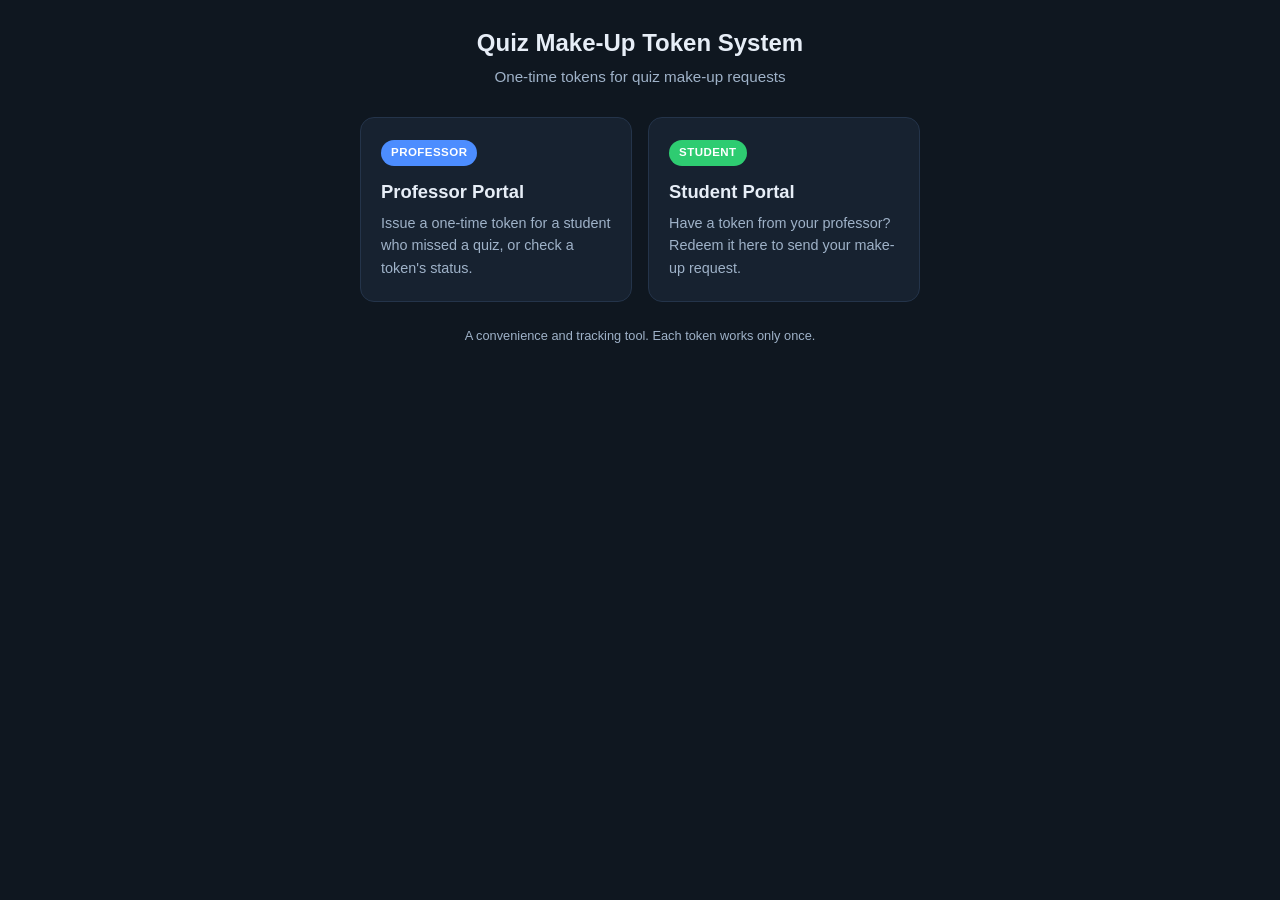
<file: docs/index.html>
<!DOCTYPE html>
<html lang="en">
<head>
  <meta charset="UTF-8">
  <meta name="viewport" content="width=device-width, initial-scale=1.0">
  <title>Quiz Make-Up Token System</title>
  <link rel="stylesheet" href="style.css">
</head>
<body>
  <div class="wrap">
    <header class="site">
      <h1>Quiz Make-Up Token System</h1>
      <p>One-time tokens for quiz make-up requests</p>
    </header>

    <div class="portal-grid">
      <a class="portal-card professor" href="professor.html">
        <span class="portal-badge">Professor</span>
        <strong>Professor Portal</strong>
        <span class="portal-desc">Issue a one-time token for a student who missed a quiz, or check a token's status.</span>
      </a>
      <a class="portal-card student" href="student.html">
        <span class="portal-badge">Student</span>
        <strong>Student Portal</strong>
        <span class="portal-desc">Have a token from your professor? Redeem it here to send your make-up request.</span>
      </a>
    </div>

    <footer>A convenience and tracking tool. Each token works only once.</footer>
  </div>
</body>
</html>
</file>
<file: docs/style.css>
:root {
  --bg: #0f1720;
  --card: #172230;
  --border: #24344a;
  --text: #e7eef7;
  --muted: #9fb2c8;
  --accent: #4c8dff;
  --accent-hover: #3d7bec;
  --good: #2ecc71;
  --good-bg: #14372a;
  --bad: #ff6b6b;
  --bad-bg: #3a1d1d;
  --token-bg: #0b1119;
}

* { box-sizing: border-box; }

body {
  margin: 0;
  font-family: -apple-system, BlinkMacSystemFont, "Segoe UI", Roboto, Helvetica, Arial, sans-serif;
  background: var(--bg);
  color: var(--text);
  line-height: 1.55;
  padding: 24px 16px;
}

.wrap {
  max-width: 560px;
  margin: 0 auto;
}

header.site {
  text-align: center;
  margin-bottom: 28px;
}

header.site h1 {
  font-size: 1.5rem;
  margin: 0 0 4px;
}

header.site p {
  color: var(--muted);
  margin: 0;
  font-size: 0.95rem;
}

.card {
  background: var(--card);
  border: 1px solid var(--border);
  border-radius: 14px;
  padding: 24px;
  margin-bottom: 18px;
}

.card h2 {
  margin: 0 0 6px;
  font-size: 1.2rem;
}

.card p.sub {
  color: var(--muted);
  margin: 0 0 18px;
  font-size: 0.92rem;
}

label {
  display: block;
  font-size: 0.85rem;
  color: var(--muted);
  margin: 14px 0 6px;
}

input[type="text"],
input[type="email"] {
  width: 100%;
  padding: 11px 13px;
  background: var(--token-bg);
  border: 1px solid var(--border);
  border-radius: 9px;
  color: var(--text);
  font-size: 1rem;
}

input:focus {
  outline: none;
  border-color: var(--accent);
}

button {
  width: 100%;
  margin-top: 20px;
  padding: 12px;
  background: var(--accent);
  color: #fff;
  border: none;
  border-radius: 9px;
  font-size: 1rem;
  font-weight: 600;
  cursor: pointer;
}

button:hover { background: var(--accent-hover); }

.home-links a {
  display: block;
  text-decoration: none;
  color: var(--text);
  background: var(--card);
  border: 1px solid var(--border);
  border-radius: 12px;
  padding: 18px 20px;
  margin-bottom: 14px;
  transition: border-color 0.15s;
}

.home-links a:hover { border-color: var(--accent); }

.home-links a strong {
  display: block;
  font-size: 1.05rem;
  margin-bottom: 3px;
}

.home-links a span {
  color: var(--muted);
  font-size: 0.9rem;
}

.token-box {
  background: var(--token-bg);
  border: 1px dashed var(--accent);
  border-radius: 10px;
  padding: 16px;
  margin: 8px 0 4px;
  font-family: ui-monospace, "SF Mono", Menlo, Consolas, monospace;
  font-size: 1.05rem;
  word-break: break-all;
  color: var(--accent);
  text-align: center;
}

.msg {
  border-radius: 10px;
  padding: 14px 16px;
  margin-bottom: 16px;
  font-size: 0.95rem;
}

.msg.good { background: var(--good-bg); border: 1px solid var(--good); color: #b6f5d0; }
.msg.bad  { background: var(--bad-bg);  border: 1px solid var(--bad);  color: #ffc9c9; }

.back {
  display: inline-block;
  margin-top: 6px;
  color: var(--muted);
  text-decoration: none;
  font-size: 0.9rem;
}
.back:hover { color: var(--accent); }

footer {
  text-align: center;
  color: var(--muted);
  font-size: 0.8rem;
  margin-top: 24px;
}

/* ---- Two-portal landing ---- */
.portal-grid {
  display: grid;
  grid-template-columns: 1fr 1fr;
  gap: 16px;
}

@media (max-width: 520px) {
  .portal-grid { grid-template-columns: 1fr; }
}

.portal-card {
  display: flex;
  flex-direction: column;
  text-decoration: none;
  background: var(--card);
  border: 1px solid var(--border);
  border-radius: 14px;
  padding: 22px 20px;
  transition: border-color 0.15s, transform 0.1s;
}

.portal-card:hover { transform: translateY(-2px); }
.portal-card.professor:hover { border-color: var(--accent); }
.portal-card.student:hover { border-color: var(--good); }

.portal-card strong {
  font-size: 1.15rem;
  color: var(--text);
  margin: 12px 0 6px;
}

.portal-card .portal-desc {
  color: var(--muted);
  font-size: 0.9rem;
}

/* ---- Portal badges ---- */
.portal-badge {
  align-self: flex-start;
  display: inline-block;
  font-size: 0.72rem;
  font-weight: 700;
  letter-spacing: 0.04em;
  text-transform: uppercase;
  padding: 4px 10px;
  border-radius: 999px;
  color: #fff;
  background: var(--accent);
}

.portal-card.student .portal-badge { background: var(--good); }

.professor-badge { background: var(--accent); margin-bottom: 10px; }
.student-badge   { background: var(--good);   margin-bottom: 10px; }
</file>
